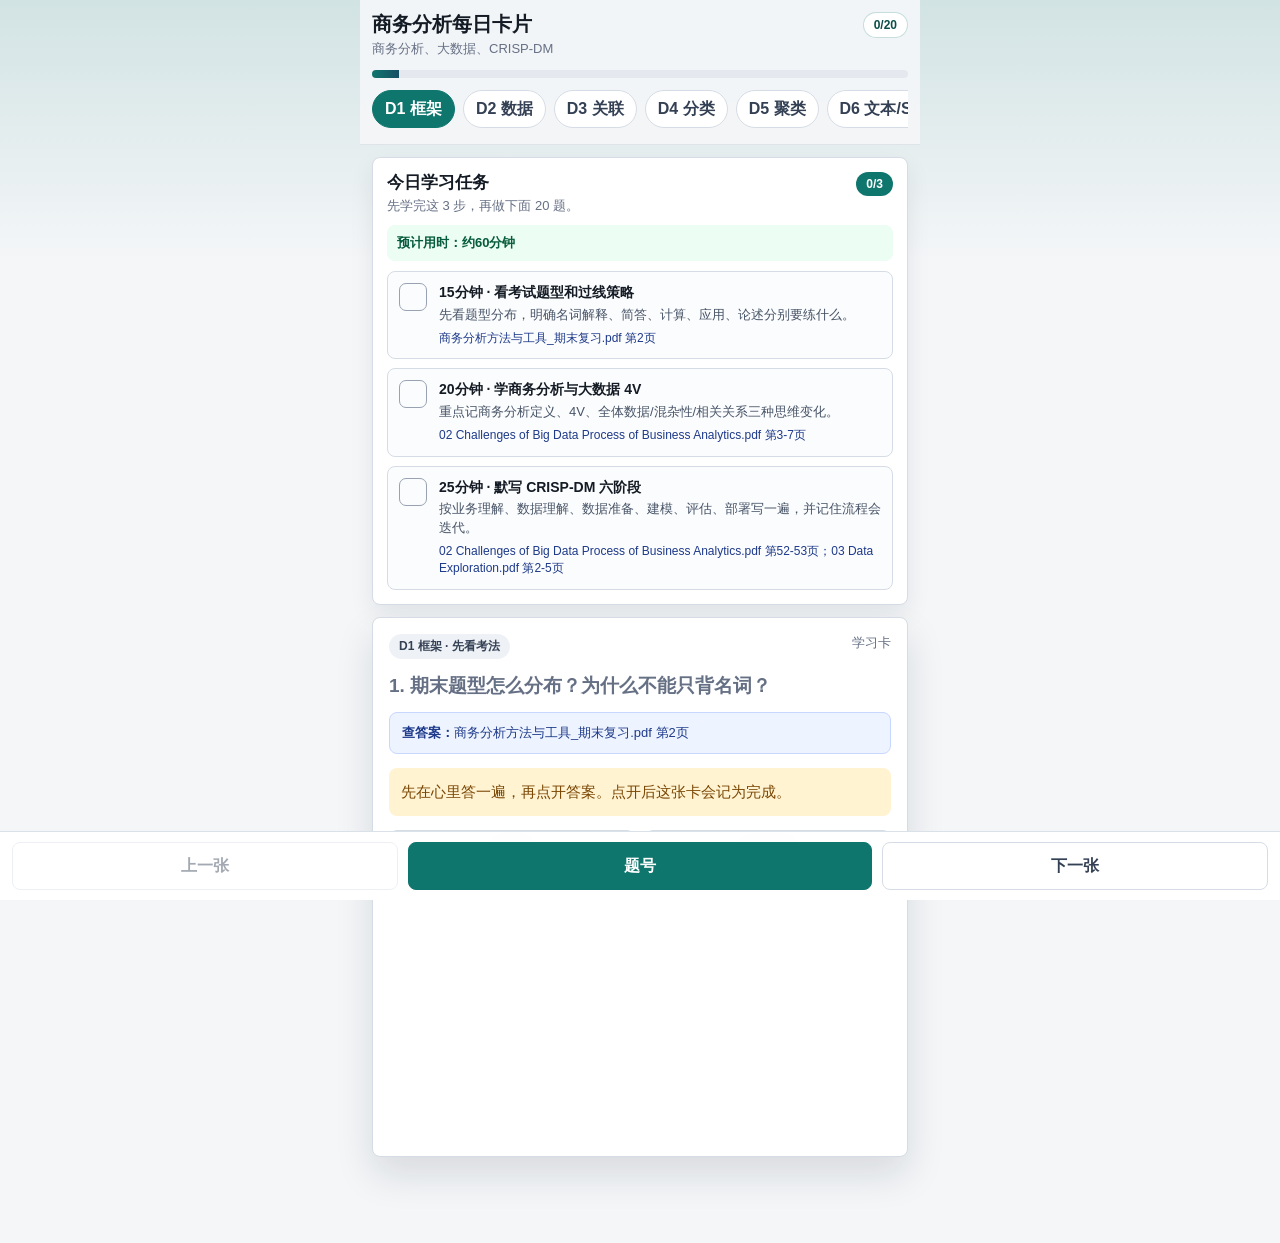
<file: ba-daily-cards/index.html>
<!doctype html>
<html lang="zh-CN">
<head>
  <meta charset="utf-8">
  <meta name="viewport" content="width=device-width, initial-scale=1, viewport-fit=cover">
  <meta name="theme-color" content="#0f766e">
  <meta name="apple-mobile-web-app-capable" content="yes">
  <meta name="apple-mobile-web-app-title" content="商务分析每日卡">
  <link rel="manifest" href="./manifest.webmanifest">
  <link rel="stylesheet" href="./style.css">
  <title>商务分析每日卡片</title>
</head>
<body>
  <main class="app">
    <header class="top">
      <div class="title">
        <div>
          <h1>商务分析每日卡片</h1>
          <p id="topic">用做题来学，不硬背</p>
        </div>
        <strong id="count">0/0</strong>
      </div>
      <div class="bar"><span id="bar"></span></div>
      <nav id="days" class="days"></nav>
    </header>

    <section id="study" class="study"></section>
    <section id="card" class="card"></section>
  </main>

  <footer class="bottom">
    <button id="prev" type="button">上一张</button>
    <button id="jump" type="button">题号</button>
    <button id="next" type="button">下一张</button>
  </footer>

  <div id="sheet" class="sheet" aria-hidden="true">
    <div class="panel">
      <div class="panel-head">
        <h2>选一张卡片</h2>
        <button id="close" type="button">×</button>
      </div>
      <div id="nums" class="nums"></div>
    </div>
  </div>

  <script src="./cards-1.js"></script>
  <script src="./cards-2.js"></script>
  <script src="./cards-3.js"></script>
  <script src="./cards-4.js"></script>
  <script src="./cards-5.js"></script>
  <script src="./cards-6.js"></script>
  <script src="./cards-7.js"></script>
  <script src="./cards-8.js"></script>
  <script src="./app.js"></script>
</body>
</html>
</file>
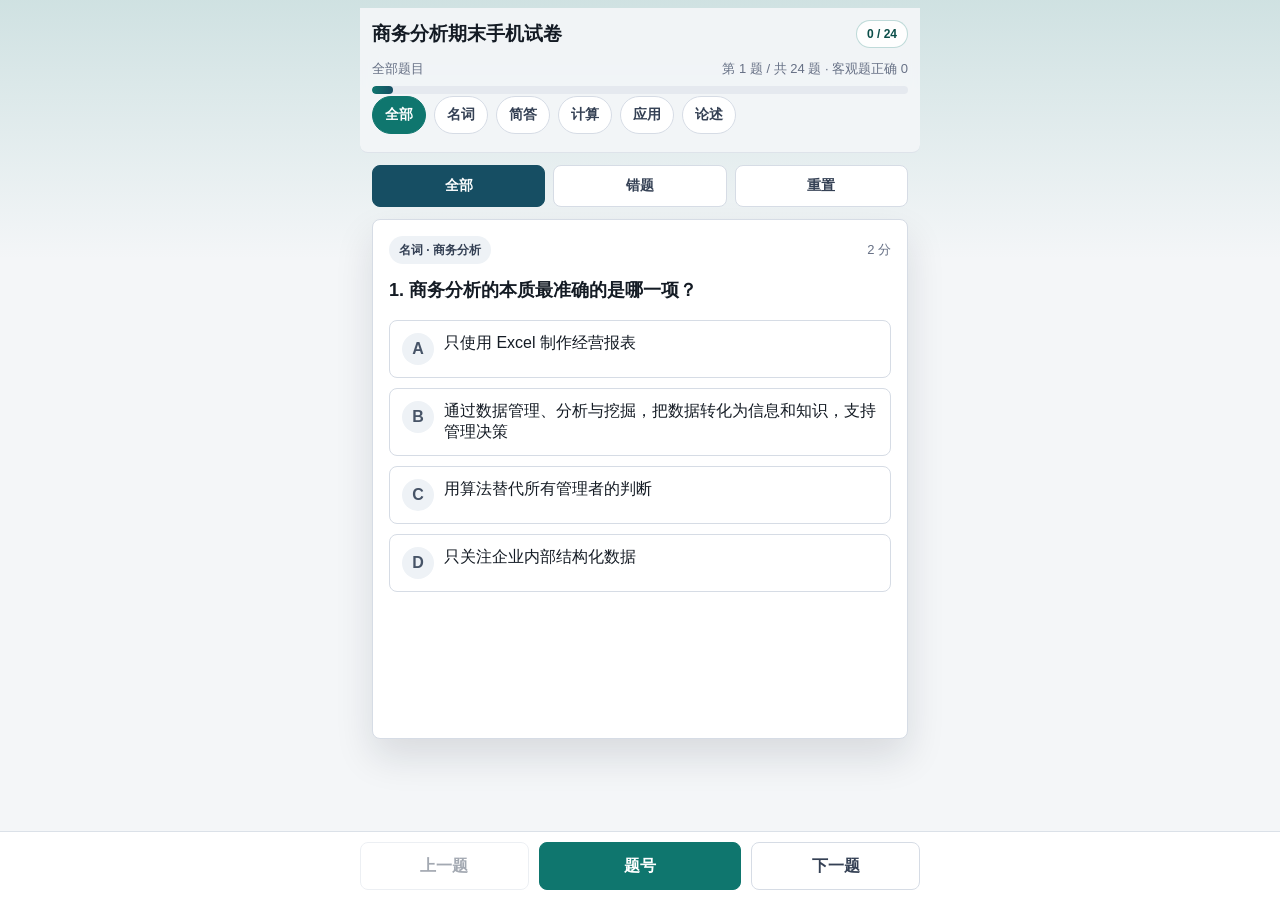
<file: ba-exam-pwa/index.html>
<!doctype html>
<html lang="zh-CN">
<head>
  <meta charset="utf-8">
  <meta name="viewport" content="width=device-width, initial-scale=1, viewport-fit=cover">
  <meta name="theme-color" content="#0f766e">
  <meta name="apple-mobile-web-app-capable" content="yes">
  <meta name="apple-mobile-web-app-title" content="商务分析刷题">
  <meta name="apple-mobile-web-app-status-bar-style" content="default">
  <link rel="manifest" href="./manifest.webmanifest">
  <link rel="icon" href="./icon.svg" type="image/svg+xml">
  <link rel="apple-touch-icon" href="./icon.svg">
  <title>商务分析期末手机试卷</title>
  <style>
    :root { --bg:#f4f6f8; --card:#fff; --ink:#141b24; --muted:#667085; --line:#d6dce5; --brand:#0f766e; --brand-2:#164e63; --right:#087443; --right-bg:#dcfae6; --wrong:#b42318; --wrong-bg:#fde7e4; --note:#fff3d1; --shadow:0 18px 38px rgba(16,24,40,.12); --bottom:calc(94px + env(safe-area-inset-bottom)); }
    *{box-sizing:border-box;-webkit-tap-highlight-color:transparent} html{scroll-behavior:smooth} body{margin:0;min-height:100vh;background:linear-gradient(180deg,rgba(15,118,110,.16),rgba(244,246,248,0) 260px),var(--bg);color:var(--ink);font-family:-apple-system,BlinkMacSystemFont,"Segoe UI","PingFang SC","Microsoft YaHei",Arial,sans-serif;letter-spacing:0} button,textarea{font:inherit} button{touch-action:manipulation}.app{width:min(100%,560px);margin:0 auto;min-height:100vh;padding:14px 12px var(--bottom)}.top{position:sticky;top:0;z-index:5;margin:-14px -12px 12px;padding:calc(12px + env(safe-area-inset-top)) 12px 12px;background:rgba(244,246,248,.92);backdrop-filter:blur(14px);border-bottom:1px solid rgba(214,220,229,.72)}.title-row{display:flex;align-items:center;justify-content:space-between;gap:10px}h1{margin:0;font-size:19px;line-height:1.25}.mini{display:inline-flex;align-items:center;min-height:28px;border:1px solid rgba(15,118,110,.26);border-radius:999px;background:rgba(255,255,255,.86);color:#0b4e49;padding:3px 10px;font-size:12px;font-weight:700;white-space:nowrap}.progress{display:grid;gap:8px;margin-top:12px}.progress-info{display:flex;align-items:center;justify-content:space-between;color:var(--muted);font-size:13px}.track{height:8px;overflow:hidden;border-radius:999px;background:#e5e9ef}.fill{height:100%;width:0%;border-radius:inherit;background:linear-gradient(90deg,var(--brand),var(--brand-2));transition:width .18s ease}.tabs{display:flex;gap:8px;overflow-x:auto;padding:2px 0 6px;scrollbar-width:none}.tabs::-webkit-scrollbar{display:none}.tab{flex:0 0 auto;min-height:38px;border:1px solid var(--line);border-radius:999px;background:#fff;color:#344054;padding:7px 12px;font-size:14px;font-weight:700;cursor:pointer}.tab.active{color:#fff;background:var(--brand);border-color:var(--brand)}.toolbar{display:grid;grid-template-columns:1fr 1fr 1fr;gap:8px;margin-bottom:12px}.tool{min-height:42px;border:1px solid var(--line);border-radius:8px;background:#fff;color:#344054;font-size:14px;font-weight:700;cursor:pointer}.tool.active{color:#fff;background:var(--brand-2);border-color:var(--brand-2)}.card{border:1px solid var(--line);border-radius:8px;background:var(--card);box-shadow:var(--shadow);padding:16px;min-height:58vh;display:flex;flex-direction:column}.meta{display:flex;align-items:center;justify-content:space-between;gap:8px;margin-bottom:12px}.tag{display:inline-flex;align-items:center;min-height:28px;border-radius:999px;background:#eef2f6;color:#344054;padding:3px 10px;font-size:12px;font-weight:800}.score{color:var(--muted);font-size:13px;white-space:nowrap}.q{margin:0;font-size:18px;line-height:1.58;font-weight:800}.formula{margin-top:12px;border-left:3px solid var(--brand);border-radius:0 8px 8px 0;background:#f0fbf8;color:#164e46;padding:10px 11px;line-height:1.65;font-family:ui-monospace,SFMono-Regular,Menlo,Consolas,monospace;font-size:13px;overflow-x:auto}.options{display:grid;gap:10px;margin-top:16px}.option{display:grid;grid-template-columns:32px minmax(0,1fr);align-items:start;gap:10px;width:100%;min-height:56px;border:1px solid var(--line);border-radius:8px;background:#fff;color:var(--ink);padding:12px;text-align:left;cursor:pointer}.letter{display:grid;place-items:center;width:32px;height:32px;border-radius:999px;background:#eef2f6;color:#475467;font-weight:900}.option.correct{border-color:var(--right);background:var(--right-bg)}.option.correct .letter{color:#fff;background:var(--right)}.option.wrong{border-color:var(--wrong);background:var(--wrong-bg)}.option.wrong .letter{color:#fff;background:var(--wrong)}.option:disabled{cursor:default}.feedback{display:none;margin-top:14px;border-radius:8px;padding:12px;line-height:1.6;font-size:15px}.feedback.show{display:block}.feedback.correct{background:var(--right-bg);color:#064e3b}.feedback.wrong{background:var(--wrong-bg);color:#7a271a}.answer{width:100%;flex:1;min-height:260px;margin-top:16px;border:1px solid var(--line);border-radius:8px;background:#fbfcfd;color:var(--ink);padding:13px;line-height:1.65;resize:vertical;font-size:16px}.hint{margin-top:12px;border-radius:8px;background:var(--note);color:#7a4604;padding:10px 12px;line-height:1.55;font-size:14px}.subject-actions{display:grid;grid-template-columns:1fr 1fr;gap:10px;margin-top:12px}.secondary{min-height:46px;border:1px solid var(--line);border-radius:8px;background:#fff;color:#344054;font-weight:800;cursor:pointer}.secondary.done{color:#fff;background:var(--brand);border-color:var(--brand)}.empty{border:1px dashed var(--line);border-radius:8px;background:#fff;color:var(--muted);padding:28px 16px;text-align:center;line-height:1.6}.bottom{position:fixed;left:0;right:0;bottom:0;z-index:10;padding:10px 12px calc(10px + env(safe-area-inset-bottom));background:rgba(255,255,255,.94);backdrop-filter:blur(14px);border-top:1px solid rgba(214,220,229,.86)}.bottom-inner{display:grid;grid-template-columns:1fr 1.2fr 1fr;gap:10px;width:min(100%,560px);margin:0 auto}.nav-btn{min-height:48px;border:1px solid var(--line);border-radius:8px;background:#fff;color:#344054;font-weight:900;cursor:pointer}.nav-btn.primary{color:#fff;background:var(--brand);border-color:var(--brand)}.nav-btn:disabled{opacity:.45;cursor:default}.jump{position:fixed;inset:0;z-index:20;display:none;padding:calc(18px + env(safe-area-inset-top)) 12px calc(18px + env(safe-area-inset-bottom));background:rgba(20,27,36,.48)}.jump.show{display:grid;place-items:end center}.sheet{width:min(100%,560px);max-height:82vh;overflow:auto;border-radius:12px 12px 8px 8px;background:#fff;box-shadow:var(--shadow);padding:14px}.sheet-head{display:flex;align-items:center;justify-content:space-between;gap:10px;margin-bottom:12px}.sheet-head h2{margin:0;font-size:18px}.close{width:42px;height:42px;border:1px solid var(--line);border-radius:8px;background:#fff;color:#344054;font-size:22px;cursor:pointer}.grid{display:grid;grid-template-columns:repeat(5,1fr);gap:8px}.num{min-height:44px;border:1px solid var(--line);border-radius:8px;background:#fff;color:#344054;font-weight:900;cursor:pointer}.num.active{color:#fff;background:var(--brand-2);border-color:var(--brand-2)}.num.done{border-color:rgba(8,116,67,.4);background:var(--right-bg);color:#064e3b}.num.wrong{border-color:rgba(180,35,24,.38);background:var(--wrong-bg);color:#7a271a}@media (min-width:720px){.app{padding-top:22px}.top{border-radius:0 0 8px 8px}.card{min-height:520px}}
  </style>
</head>
<body>
  <div class="app"><header class="top"><div class="title-row"><h1>商务分析期末手机试卷</h1><span class="mini" id="scoreMini">0 / 24</span></div><div class="progress"><div class="progress-info"><span id="modeLabel">全部题目</span><span id="progressLabel">第 1 题</span></div><div class="track"><div class="fill" id="fill"></div></div></div><nav class="tabs" id="tabs" aria-label="题型切换"></nav></header><div class="toolbar"><button class="tool active" id="allBtn" type="button">全部</button><button class="tool" id="wrongBtn" type="button">错题</button><button class="tool" id="resetBtn" type="button">重置</button></div><main id="stage"></main></div>
  <div class="bottom"><div class="bottom-inner"><button class="nav-btn" id="prevBtn" type="button">上一题</button><button class="nav-btn primary" id="jumpBtn" type="button">题号</button><button class="nav-btn" id="nextBtn" type="button">下一题</button></div></div>
  <div class="jump" id="jumpPanel" aria-hidden="true"><div class="sheet"><div class="sheet-head"><h2>选择题号</h2><button class="close" id="closeJump" type="button" aria-label="关闭">×</button></div><div class="grid" id="numberGrid"></div></div></div>
  <script>
    const sections=[{id:"terms",name:"名词",cards:[{type:"choice",score:"2 分",tag:"商务分析",q:"商务分析的本质最准确的是哪一项？",options:["只使用 Excel 制作经营报表","通过数据管理、分析与挖掘，把数据转化为信息和知识，支持管理决策","用算法替代所有管理者的判断","只关注企业内部结构化数据"],answer:1,explain:"商务分析强调从数据到信息、知识，再到管理决策支持，不等同于单纯报表或算法自动化。"},{type:"choice",score:"2 分",tag:"大数据 4V",q:"大数据 4V 不包括下列哪一项？",options:["Volume","Variety","Visibility","Velocity"],answer:2,explain:"课程资料中的 4V 是 Volume、Variety、Value、Velocity。Visibility 不是本课程列出的 4V。"},{type:"choice",score:"2 分",tag:"CRISP-DM",q:"CRISP-DM 中把业务目标转化为数据挖掘目标的阶段是？",options:["商业理解","数据准备","模型评估","结果部署"],answer:0,explain:"商业理解阶段要确定业务目标、数据挖掘目标、成功标准和项目计划。"},{type:"choice",score:"2 分",tag:"文本挖掘",q:"TF-IDF 的主要作用是？",options:["衡量词在文档中的重要性","计算网络直径","替代训练集和测试集划分","自动判断模型是否过拟合"],answer:0,explain:"TF-IDF 结合词频和逆文档频率，用来衡量词对某篇文档的区分度或重要性。"},{type:"choice",score:"2 分",tag:"社交网络",q:"在社交网络分析中，处在许多最短路径上的节点通常具有较高的什么指标？",options:["度中心性","中间中心性","网络密度","互惠性"],answer:1,explain:"中间中心性衡量节点作为桥接点、控制资源或信息流动的程度。"},{type:"choice",score:"2 分",tag:"深度学习",q:"深度学习与传统机器学习相比，最典型的特征是？",options:["完全不需要数据","只能处理结构化表格","基于多层神经网络自动学习特征表示","一定比所有传统模型更可解释"],answer:2,explain:"深度学习的关键是多层神经网络和特征表示学习，但通常数据和算力需求更高，可解释性也更弱。"},{type:"choice",score:"2 分",tag:"分类",q:"分类分析要解决的核心问题是？",options:["在无预设类别下发现群组","预测离散类别或标签","发现商品共现关系","计算文档向量夹角"],answer:1,explain:"分类是监督学习问题，目标是根据已知类别样本预测新对象所属类别。"},{type:"choice",score:"2 分",tag:"聚类",q:"聚类分析最适合下列哪类任务？",options:["已知流失和未流失标签，预测新用户是否流失","没有预设类别，按相似性划分客户群","计算规则 X -> Y 的置信度","判断文本情感是正面还是负面"],answer:1,explain:"聚类是无监督学习，强调类内相似、类间差异，常用于用户画像和市场细分。"},{type:"choice",score:"2 分",tag:"关联规则",q:"Lift 大于 1 通常表示什么？",options:["X 与 Y 完全无关","X 的出现降低了 Y 出现概率","X 的出现提高了 Y 出现概率","规则支持度一定很高"],answer:2,explain:"Lift 比较 P(Y|X) 与 P(Y)。大于 1 表示 X 出现后 Y 更可能出现。"},{type:"choice",score:"2 分",tag:"模型评估",q:"类别极度不平衡时，只看 Accuracy 可能有什么问题？",options:["会完全无法训练模型","可能掩盖少数类识别能力差的问题","一定导致 Recall 等于 1","会让 Support 无法计算"],answer:1,explain:"例如欺诈检测中负类很多，模型全预测为负也可能有高准确率，但对欺诈样本没有识别价值。"}]},{id:"short",name:"简答",cards:[{type:"subjective",score:"6 分",tag:"CRISP-DM",q:"简述商务分析中知识发现 / CRISP-DM 的六个阶段，并说明每个阶段的主要任务。",hint:"建议覆盖：商业理解、数据理解、数据准备、建模、评估、部署。"},{type:"subjective",score:"6 分",tag:"数据探索",q:"说明数据质量问题主要有哪些类型，并举例说明数据预处理为什么会影响模型效果。",hint:"可从缺失值、异常值、噪声、不一致、重复、编码问题入手。"},{type:"subjective",score:"6 分",tag:"方法选择",q:"比较关联规则、分类分析和聚类分析分别解决什么问题，并各举一个典型商务场景。",hint:"重点区分：共现关系、预测标签、无预设类别发现群组。"},{type:"subjective",score:"6 分",tag:"深度学习",q:"简述深度学习与传统机器学习在数据依赖、特征处理、硬件需求、端到端建模和可解释性方面的差异。",hint:"用对比结构作答更清楚。"},{type:"subjective",score:"6 分",tag:"SNA",q:"社交网络分析中，度中心性、中间中心性和接近中心性分别代表什么业务含义？",hint:"可联系关键用户、桥接节点、信息传播效率。"}]},{id:"calc",name:"计算",cards:[{type:"choice",score:"5 分",tag:"分类指标",q:"某分类模型中 TP=40，FP=10，FN=20，TN=30。Precision 和 Recall 分别是多少？",options:["Precision=0.80，Recall=0.67","Precision=0.67，Recall=0.80","Precision=0.57，Recall=0.75","Precision=0.70，Recall=0.60"],answer:0,explain:"Precision=TP/(TP+FP)=40/50=0.80；Recall=TP/(TP+FN)=40/60≈0.67。",formula:"Precision = TP / (TP + FP)\nRecall = TP / (TP + FN)"},{type:"choice",score:"5 分",tag:"分类指标",q:"延续上一题，Accuracy 和 Specificity 分别是多少？",options:["Accuracy=0.70，Specificity=0.75","Accuracy=0.75，Specificity=0.70","Accuracy=0.80，Specificity=0.60","Accuracy=0.60，Specificity=0.80"],answer:0,explain:"Accuracy=(TP+TN)/(TP+FP+FN+TN)=70/100=0.70；Specificity=TN/(TN+FP)=30/40=0.75。",formula:"Accuracy = (TP + TN) / Total\nSpecificity = TN / (TN + FP)"},{type:"choice",score:"5 分",tag:"关联规则",q:"1000 名顾客中，300 人买 A，240 人买 B，120 人同时买 A 和 B。规则 A -> B 的 Support、Confidence、Lift 分别是？",options:["12%，40%，1.67","30%，50%，2.08","24%，40%，1.33","12%，50%，1.67"],answer:0,explain:"Support=P(A∩B)=120/1000=12%；Confidence=P(B|A)=120/300=40%；Lift=Confidence/P(B)=0.40/0.24≈1.67。",formula:"Support(A -> B) = P(A and B)\nConfidence(A -> B) = P(B | A)\nLift(A -> B) = P(B | A) / P(B)"},{type:"choice",score:"5 分",tag:"关联规则",q:"如果 P(牛奶)=80%，P(牛奶|薯片)=80%，则规则“薯片 -> 牛奶”的 Lift 是多少？含义是什么？",options:["Lift=1，说明薯片没有提高买牛奶的概率","Lift=0.8，说明规则非常有效","Lift=1.6，说明薯片显著提高买牛奶概率","Lift=80，说明规则支持度极高"],answer:0,explain:"Lift=0.80/0.80=1。后件牛奶本身就常见，买薯片并没有带来额外提升。",formula:"Lift = P(Y | X) / P(Y)"},{type:"choice",score:"5 分",tag:"SNA",q:"一个无向网络有 5 个节点、6 条实际边。其网络密度是多少？",options:["0.40","0.50","0.60","0.75"],answer:2,explain:"无向图最多边数为 n(n-1)/2=5*4/2=10。密度=实际边数/最多边数=6/10=0.60。",formula:"Undirected density = actual edges / [n(n - 1) / 2]"},{type:"choice",score:"5 分",tag:"相似度",q:"向量 A=(1,0,1)，B=(1,1,0)。它们的余弦相似度约为多少？",options:["0","0.50","0.71","1.00"],answer:1,explain:"点积为 1，|A|=√2，|B|=√2，余弦相似度=1/(√2*√2)=0.50。",formula:"cos(A, B) = A·B / (|A| |B|)"}]},{id:"app",name:"应用",cards:[{type:"subjective",score:"15 分",tag:"电商推荐",q:"某跨境电商希望提高“猜你喜欢”模块点击量和交叉销售额。请设计一个商务分析方案，包括业务目标、数据需求、数据准备、可选模型、评价指标和部署方式。",hint:"建议按 CRISP-DM 六阶段写；可结合用户画像、推荐、关联规则、分类/聚类。"},{type:"subjective",score:"15 分",tag:"用户流失",q:"某平台发现活跃用户下降。请说明如何构建用户流失预警模型，并说明为什么不能只看 Accuracy。",hint:"建议包括：正类定义、特征、训练/测试、交叉验证、Precision、Recall、F1、业务干预。"}]},{id:"essay",name:"论述",cards:[{type:"subjective",score:"20 分",tag:"AI 与管理",q:"结合大数据和人工智能时代的变化，论述商务分析如何影响企业管理决策，并分析企业在数据质量、隐私伦理、算法公平、可解释性和组织能力方面面临的挑战。",hint:"建议结构：时代变化 -> 商务分析价值 -> 管理挑战 -> 应对建议。"}]}];
    const allCards=sections.flatMap(section=>section.cards.map((card,index)=>({...card,sectionId:section.id,sectionName:section.name,sectionIndex:index})));const storageKey="baMobileExamState";const state=JSON.parse(localStorage.getItem(storageKey)||"{}");let filter="all";let activeSection="all";let current=0;const tabs=document.getElementById("tabs"),stage=document.getElementById("stage"),fill=document.getElementById("fill"),scoreMini=document.getElementById("scoreMini"),modeLabel=document.getElementById("modeLabel"),progressLabel=document.getElementById("progressLabel"),numberGrid=document.getElementById("numberGrid"),jumpPanel=document.getElementById("jumpPanel"),prevBtn=document.getElementById("prevBtn"),nextBtn=document.getElementById("nextBtn"),allBtn=document.getElementById("allBtn"),wrongBtn=document.getElementById("wrongBtn");function idOf(card){return `${card.sectionId}-${card.sectionIndex}`}function save(){localStorage.setItem(storageKey,JSON.stringify(state))}function visibleCards(){let cards=activeSection==="all"?allCards:allCards.filter(card=>card.sectionId===activeSection);if(filter==="wrong")cards=cards.filter(card=>card.type==="choice"&&state[idOf(card)]?.done&&!state[idOf(card)]?.correct);return cards}function answeredCount(){return allCards.filter(card=>state[idOf(card)]?.done).length}function correctCount(){return allCards.filter(card=>card.type==="choice"&&state[idOf(card)]?.correct).length}function renderTabs(){tabs.innerHTML="";const items=[{id:"all",name:"全部"},...sections.map(section=>({id:section.id,name:section.name}))];items.forEach(item=>{const btn=document.createElement("button");btn.type="button";btn.className=`tab${activeSection===item.id?" active":""}`;btn.textContent=item.name;btn.addEventListener("click",()=>{activeSection=item.id;current=0;render()});tabs.appendChild(btn)})}function renderChoice(card,index,total){const id=idOf(card),record=state[id],article=document.createElement("article");article.className="card";article.innerHTML=`<div class="meta"><span class="tag">${card.sectionName} · ${card.tag}</span><span class="score">${card.score}</span></div><p class="q">${index+1}. ${card.q}</p>${card.formula?`<div class="formula">${card.formula.replaceAll("\n","<br>")}</div>`:""}<div class="options"></div><div class="feedback ${record?.done?"show "+(record.correct?"correct":"wrong"):""}"></div>`;const options=article.querySelector(".options"),feedback=article.querySelector(".feedback");card.options.forEach((text,optionIndex)=>{const btn=document.createElement("button");btn.type="button";btn.className="option";btn.innerHTML=`<span class="letter">${String.fromCharCode(65+optionIndex)}</span><span>${text}</span>`;if(record?.done){btn.disabled=true;if(optionIndex===card.answer)btn.classList.add("correct");if(optionIndex===record.selected&&record.selected!==card.answer)btn.classList.add("wrong")}btn.addEventListener("click",()=>{state[id]={done:true,selected:optionIndex,correct:optionIndex===card.answer};save();render()});options.appendChild(btn)});if(record?.done){const rightAnswer=`${String.fromCharCode(65+card.answer)}. ${card.options[card.answer]}`;feedback.innerHTML=record.correct?`<strong>✓ 正确</strong><br>${card.explain}`:`<strong>✕ 错误</strong><br>正确答案：${rightAnswer}<br>${card.explain}`}return article}function renderSubjective(card,index){const id=idOf(card),record=state[id]||{},article=document.createElement("article");article.className="card";article.innerHTML=`<div class="meta"><span class="tag">${card.sectionName} · ${card.tag}</span><span class="score">${card.score}</span></div><p class="q">${index+1}. ${card.q}</p><textarea class="answer" placeholder="在手机上直接输入你的答案，系统不会自动判分。">${record.text||""}</textarea><div class="hint">${card.hint}</div><div class="subject-actions"><button class="secondary ${record.done?"done":""}" id="markDone" type="button">${record.done?"已完成":"标记完成"}</button><button class="secondary" id="clearText" type="button">清空本题</button></div>`;const textarea=article.querySelector("textarea");textarea.addEventListener("input",()=>{state[id]={...state[id],text:textarea.value};save()});article.querySelector("#markDone").addEventListener("click",()=>{state[id]={...state[id],done:!state[id]?.done,text:textarea.value};save();render()});article.querySelector("#clearText").addEventListener("click",()=>{state[id]={...state[id],text:""};save();render()});return article}function renderEmpty(){const box=document.createElement("div");box.className="empty";box.textContent=filter==="wrong"?"当前没有错题。做错客观题后会自动出现在这里。":"没有可显示的题目。";return box}function renderNumbers(cards){numberGrid.innerHTML="";cards.forEach((card,index)=>{const record=state[idOf(card)],btn=document.createElement("button");btn.type="button";btn.className="num";if(index===current)btn.classList.add("active");if(record?.done&&card.type!=="choice")btn.classList.add("done");if(record?.correct)btn.classList.add("done");if(record?.done&&card.type==="choice"&&!record.correct)btn.classList.add("wrong");btn.textContent=index+1;btn.addEventListener("click",()=>{current=index;jumpPanel.classList.remove("show");render()});numberGrid.appendChild(btn)})}function render(){const cards=visibleCards();if(current>=cards.length)current=Math.max(0,cards.length-1);const total=cards.length,card=cards[current];renderTabs();allBtn.classList.toggle("active",filter==="all");wrongBtn.classList.toggle("active",filter==="wrong");scoreMini.textContent=`${answeredCount()} / ${allCards.length}`;modeLabel.textContent=filter==="wrong"?"错题回看":activeSection==="all"?"全部题目":sections.find(section=>section.id===activeSection)?.name||"全部题目";progressLabel.textContent=total?`第 ${current+1} 题 / 共 ${total} 题 · 客观题正确 ${correctCount()}`:"暂无题目";fill.style.width=total?`${Math.round((current+1)/total*100)}%`:"0%";stage.innerHTML="";stage.appendChild(card?card.type==="choice"?renderChoice(card,current,total):renderSubjective(card,current):renderEmpty());renderNumbers(cards);prevBtn.disabled=!total||current===0;nextBtn.disabled=!total||current===total-1}prevBtn.addEventListener("click",()=>{current=Math.max(0,current-1);render()});nextBtn.addEventListener("click",()=>{const total=visibleCards().length;current=Math.min(total-1,current+1);render()});document.getElementById("jumpBtn").addEventListener("click",()=>{jumpPanel.classList.add("show");jumpPanel.setAttribute("aria-hidden","false")});document.getElementById("closeJump").addEventListener("click",()=>{jumpPanel.classList.remove("show");jumpPanel.setAttribute("aria-hidden","true")});jumpPanel.addEventListener("click",event=>{if(event.target===jumpPanel){jumpPanel.classList.remove("show");jumpPanel.setAttribute("aria-hidden","true")}});allBtn.addEventListener("click",()=>{filter="all";current=0;render()});wrongBtn.addEventListener("click",()=>{filter="wrong";current=0;render()});document.getElementById("resetBtn").addEventListener("click",()=>{Object.keys(state).forEach(key=>delete state[key]);save();current=0;filter="all";render()});render();if("serviceWorker" in navigator){window.addEventListener("load",()=>{navigator.serviceWorker.register("./sw.js").catch(()=>{})})}
  </script>
</body>
</html>
</file>
<file: ba-daily-cards/style.css>
:root {
  --bg: #f4f6f8;
  --card: #fff;
  --ink: #141b24;
  --muted: #667085;
  --line: #d6dce5;
  --brand: #0f766e;
  --brand2: #164e63;
  --right: #087443;
  --right-bg: #dcfae6;
  --wrong: #b42318;
  --wrong-bg: #fde7e4;
  --note: #fff3d1;
  --bottom: calc(86px + env(safe-area-inset-bottom));
}

* { box-sizing: border-box; -webkit-tap-highlight-color: transparent; }
body {
  margin: 0;
  min-height: 100vh;
  background: linear-gradient(180deg, rgba(15,118,110,.15), rgba(244,246,248,0) 260px), var(--bg);
  color: var(--ink);
  font-family: -apple-system, BlinkMacSystemFont, "Segoe UI", "PingFang SC", "Microsoft YaHei", Arial, sans-serif;
}
button, textarea { font: inherit; }
.app { width: min(100%, 560px); margin: 0 auto; padding: 14px 12px var(--bottom); }
.top {
  position: sticky;
  top: 0;
  z-index: 2;
  margin: -14px -12px 12px;
  padding: calc(12px + env(safe-area-inset-top)) 12px 12px;
  background: rgba(244,246,248,.94);
  backdrop-filter: blur(14px);
  border-bottom: 1px solid rgba(214,220,229,.7);
}
.title { display: flex; justify-content: space-between; gap: 12px; align-items: flex-start; }
h1 { margin: 0; font-size: 20px; line-height: 1.2; }
p { margin: 4px 0 0; color: var(--muted); font-size: 13px; }
#count {
  border: 1px solid rgba(15,118,110,.24);
  border-radius: 999px;
  background: #fff;
  color: #0b4e49;
  padding: 5px 10px;
  font-size: 12px;
  white-space: nowrap;
}
.bar { height: 8px; background: #e5e9ef; border-radius: 999px; overflow: hidden; margin: 12px 0; }
.bar span { display: block; height: 100%; width: 0%; background: linear-gradient(90deg, var(--brand), var(--brand2)); transition: width .18s ease; }
.days { display: flex; gap: 8px; overflow-x: auto; padding-bottom: 4px; scrollbar-width: none; }
.days::-webkit-scrollbar { display: none; }
.days button {
  flex: 0 0 auto;
  min-height: 38px;
  border: 1px solid var(--line);
  border-radius: 999px;
  background: #fff;
  color: #344054;
  padding: 7px 12px;
  font-weight: 800;
}
.days button.active { background: var(--brand); border-color: var(--brand); color: #fff; }
.study {
  border: 1px solid var(--line);
  border-radius: 8px;
  background: #fff;
  box-shadow: 0 10px 24px rgba(16,24,40,.08);
  padding: 14px;
  margin-bottom: 12px;
}
.study-head {
  display: flex;
  justify-content: space-between;
  gap: 12px;
  align-items: flex-start;
}
.study h2 { margin: 0; font-size: 17px; line-height: 1.25; }
.study-head strong {
  flex: 0 0 auto;
  border-radius: 999px;
  background: var(--brand);
  color: #fff;
  padding: 5px 10px;
  font-size: 12px;
}
.study-time {
  margin-top: 10px;
  border-radius: 8px;
  background: #ecfdf3;
  color: #075c3d;
  padding: 9px 10px;
  font-size: 13px;
  font-weight: 900;
}
.study-list { display: grid; gap: 9px; margin-top: 10px; }
.study-step {
  display: grid;
  grid-template-columns: 30px 1fr;
  gap: 10px;
  width: 100%;
  border: 1px solid var(--line);
  border-radius: 8px;
  background: #fbfcfd;
  color: var(--ink);
  padding: 11px;
  text-align: left;
}
.study-step .box {
  display: grid;
  place-items: center;
  width: 28px;
  height: 28px;
  border: 1px solid #98a2b3;
  border-radius: 7px;
  color: #fff;
  font-weight: 900;
}
.study-step strong, .study-step em, .study-step small { display: block; }
.study-step strong { font-size: 14px; line-height: 1.35; }
.study-step em { margin-top: 4px; color: #475467; font-size: 13px; line-height: 1.45; font-style: normal; }
.study-step small { margin-top: 5px; color: #1e3a8a; font-size: 12px; line-height: 1.45; }
.study-step.checked { border-color: rgba(8,116,67,.4); background: var(--right-bg); }
.study-step.checked .box { background: var(--right); border-color: var(--right); }
.card {
  min-height: 60vh;
  border: 1px solid var(--line);
  border-radius: 8px;
  background: var(--card);
  box-shadow: 0 18px 38px rgba(16,24,40,.12);
  padding: 16px;
}
.meta { display: flex; justify-content: space-between; gap: 8px; margin-bottom: 12px; }
.tag { border-radius: 999px; background: #eef2f6; color: #344054; padding: 4px 10px; font-size: 12px; font-weight: 900; }
.kind { color: var(--muted); font-size: 13px; }
.q { margin: 0; font-size: 19px; line-height: 1.55; font-weight: 900; }
.source {
  margin-top: 12px;
  border: 1px solid #c7d7fe;
  border-radius: 8px;
  background: #eef4ff;
  color: #1e3a8a;
  padding: 10px 12px;
  line-height: 1.5;
  font-size: 13px;
}
.hint, .answer, .feedback {
  margin-top: 14px;
  border-radius: 8px;
  padding: 12px;
  line-height: 1.6;
  font-size: 15px;
}
.hint { background: var(--note); color: #7a4604; }
.answer { display: none; background: #eef7ff; color: #17324d; }
.answer.show { display: block; }
.feedback.ok { background: var(--right-bg); color: #064e3b; }
.feedback.bad { background: var(--wrong-bg); color: #7a271a; }
.options { display: grid; gap: 10px; margin-top: 16px; }
.option {
  display: grid;
  grid-template-columns: 32px 1fr;
  gap: 10px;
  align-items: start;
  width: 100%;
  min-height: 56px;
  border: 1px solid var(--line);
  border-radius: 8px;
  background: #fff;
  color: var(--ink);
  padding: 12px;
  text-align: left;
}
.letter { display: grid; place-items: center; width: 32px; height: 32px; border-radius: 999px; background: #eef2f6; color: #475467; font-weight: 900; }
.option.correct { border-color: var(--right); background: var(--right-bg); }
.option.wrong { border-color: var(--wrong); background: var(--wrong-bg); }
.option.correct .letter { background: var(--right); color: #fff; }
.option.wrong .letter { background: var(--wrong); color: #fff; }
textarea {
  width: 100%;
  min-height: 230px;
  margin-top: 16px;
  border: 1px solid var(--line);
  border-radius: 8px;
  background: #fbfcfd;
  color: var(--ink);
  padding: 13px;
  line-height: 1.65;
  resize: vertical;
  font-size: 16px;
}
.actions { display: grid; grid-template-columns: 1fr 1fr; gap: 10px; margin-top: 14px; }
.actions button {
  min-height: 46px;
  border: 1px solid var(--line);
  border-radius: 8px;
  background: #fff;
  color: #344054;
  font-weight: 900;
}
.actions button.done { background: var(--brand); border-color: var(--brand); color: #fff; }
.bottom {
  position: fixed;
  left: 0;
  right: 0;
  bottom: 0;
  z-index: 3;
  padding: 10px 12px calc(10px + env(safe-area-inset-bottom));
  background: rgba(255,255,255,.95);
  backdrop-filter: blur(14px);
  border-top: 1px solid rgba(214,220,229,.86);
  display: grid;
  grid-template-columns: 1fr 1.2fr 1fr;
  gap: 10px;
}
.bottom button {
  min-height: 48px;
  border: 1px solid var(--line);
  border-radius: 8px;
  background: #fff;
  color: #344054;
  font-weight: 900;
}
.bottom #jump { background: var(--brand); border-color: var(--brand); color: #fff; }
.bottom button:disabled { opacity: .45; }
.sheet {
  position: fixed;
  inset: 0;
  z-index: 5;
  display: none;
  padding: 18px 12px calc(18px + env(safe-area-inset-bottom));
  background: rgba(20,27,36,.48);
}
.sheet.show { display: grid; place-items: end center; }
.panel {
  width: min(100%, 560px);
  max-height: 82vh;
  overflow: auto;
  border-radius: 12px 12px 8px 8px;
  background: #fff;
  padding: 14px;
}
.panel-head { display: flex; justify-content: space-between; align-items: center; margin-bottom: 12px; }
.panel h2 { margin: 0; font-size: 18px; }
#close { width: 42px; height: 42px; border: 1px solid var(--line); border-radius: 8px; background: #fff; font-size: 22px; }
.nums { display: grid; grid-template-columns: repeat(5, 1fr); gap: 8px; }
.nums button { min-height: 44px; border: 1px solid var(--line); border-radius: 8px; background: #fff; color: #344054; font-weight: 900; }
.nums button.active { background: var(--brand2); border-color: var(--brand2); color: #fff; }
.nums button.done { background: var(--right-bg); border-color: rgba(8,116,67,.4); color: #064e3b; }
.nums button.bad { background: var(--wrong-bg); border-color: rgba(180,35,24,.38); color: #7a271a; }
</file>
